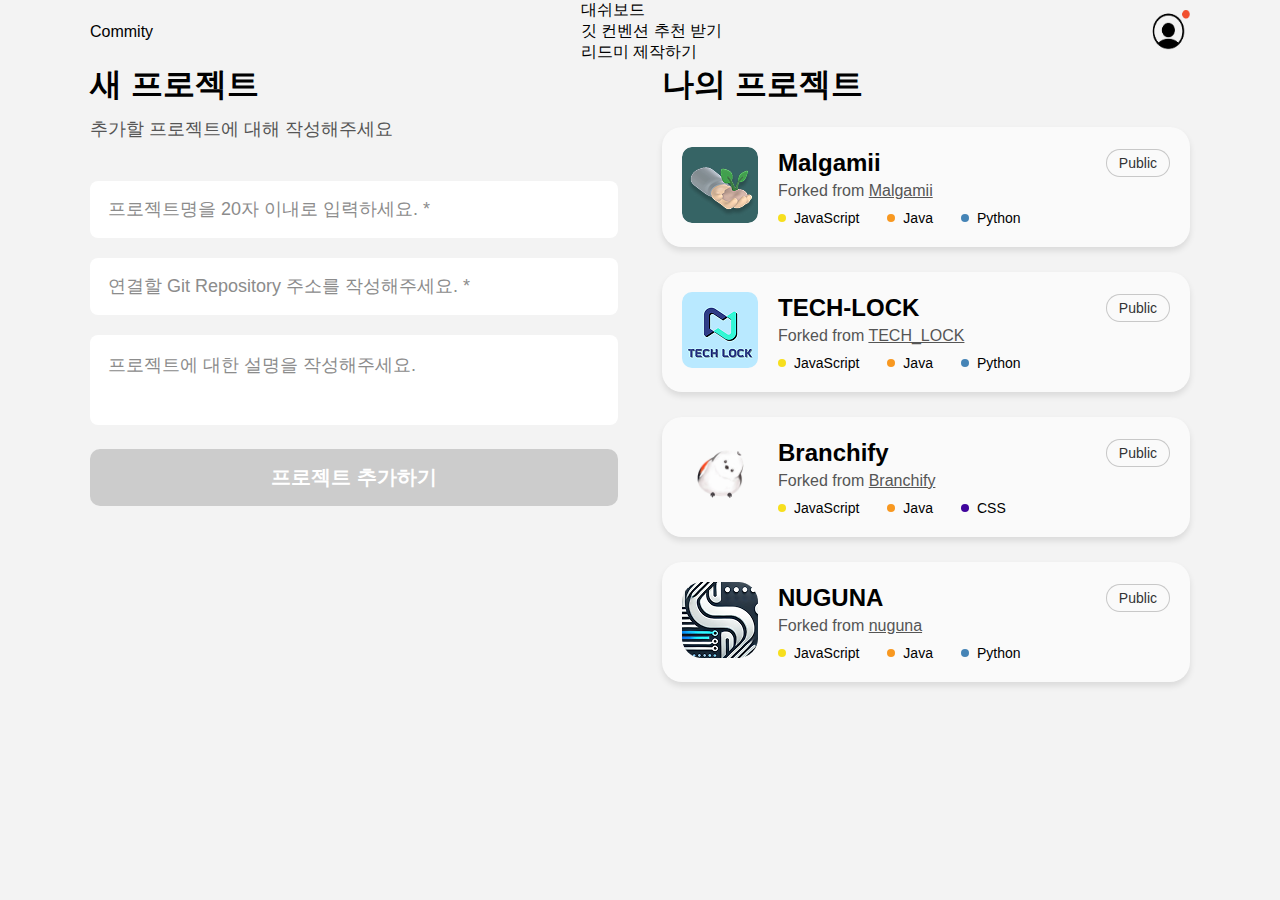
<file: page1/page1.html>
<!DOCTYPE html>
<html lang="ko">
  <head>
    <meta charset="UTF-8" />
    <title>Commity Dashboard</title>
    <link rel="stylesheet" href="page1.css" />
  </head>
  <body>
    <div class="container">
      <header class="header">
        <div class="logo">Commity</div>
        <nav class="nav-menu">
          <div class="menu-item">대쉬보드</div>
          <div class="menu-item">깃 컨벤션 추천 받기</div>
          <div class="menu-item">리드미 제작하기</div>
        </nav>
        <div class="profile">
          <img src="../img/person.png" alt="Profile" class="profile-img" />
          <div class="notification-dot"></div>
        </div>
      </header>

      <main class="main">
        <section class="new-project">
          <h2>새 프로젝트</h2>
          <p class="section-desc">추가할 프로젝트에 대해 작성해주세요</p>

          <input
            class="input-field project-name"
            type="text"
            placeholder="프로젝트명을 20자 이내로 입력하세요. *"
          />
          <input
            class="input-field git-repo"
            type="text"
            placeholder="연결할 Git Repository 주소를 작성해주세요. *"
          />
          <textarea
            class="textarea-field project-desc"
            placeholder="프로젝트에 대한 설명을 작성해주세요."
          ></textarea>

          <button class="add-project-btn disabled" disabled>
            프로젝트 추가하기
          </button>
        </section>

        <section class="my-projects">
          <h2>나의 프로젝트</h2>

          <div class="project-list" id="project-list">
            <a href="../page2/page2.html" class="project-card" target="_blank">
              <div class="project-logo">
                <img src="../img/magamii_logo.png" alt="Malgamii" />
              </div>
              <div class="project-info">
                <div class="project-header">
                  <h3>Malgamii</h3>
                  <span class="public-badge">Public</span>
                </div>
                <p class="forked-from">Forked from <u>Malgamii</u></p>
                <div class="tech-stack">
                  <span class="tech javascript">JavaScript</span>
                  <span class="tech java">Java</span>
                  <span class="tech python">Python</span>
                </div>
              </div>
            </a>

            <a href="../page2/page2.html" class="project-card" target="_blank">
              <div class="project-logo">
                <img src="../img/techlock_logo.png" alt="TECH-LOCK" />
              </div>
              <div class="project-info">
                <div class="project-header">
                  <h3>TECH-LOCK</h3>
                  <span class="public-badge">Public</span>
                </div>
                <p class="forked-from">Forked from <u>TECH_LOCK</u></p>
                <div class="tech-stack">
                  <span class="tech javascript">JavaScript</span>
                  <span class="tech java">Java</span>
                  <span class="tech python">Python</span>
                </div>
              </div>
            </a>

            <a href="../page2/page2.html" class="project-card" target="_blank">
              <div class="project-logo">
                <img src="../img/branchify_logo.png" alt="Branchify" />
              </div>
              <div class="project-info">
                <div class="project-header">
                  <h3>Branchify</h3>
                  <span class="public-badge">Public</span>
                </div>
                <p class="forked-from">Forked from <u>Branchify</u></p>
                <div class="tech-stack">
                  <span class="tech javascript">JavaScript</span>
                  <span class="tech java">Java</span>
                  <span class="tech css">CSS</span>
                </div>
              </div>
            </a>

            <a href="../page2/page2.html" class="project-card" target="_blank">
              <div class="project-logo">
                <img src="../img/nuguna_logo.png" alt="NUGUNA" />
              </div>
              <div class="project-info">
                <div class="project-header">
                  <h3>NUGUNA</h3>
                  <span class="public-badge">Public</span>
                </div>
                <p class="forked-from">Forked from <u>nuguna</u></p>
                <div class="tech-stack">
                  <span class="tech javascript">JavaScript</span>
                  <span class="tech java">Java</span>
                  <span class="tech python">Python</span>
                </div>
              </div>
            </a>
          </div>
        </section>
      </main>
    </div>

    <script src="page1.js"></script>
  </body>
</html>
</file>
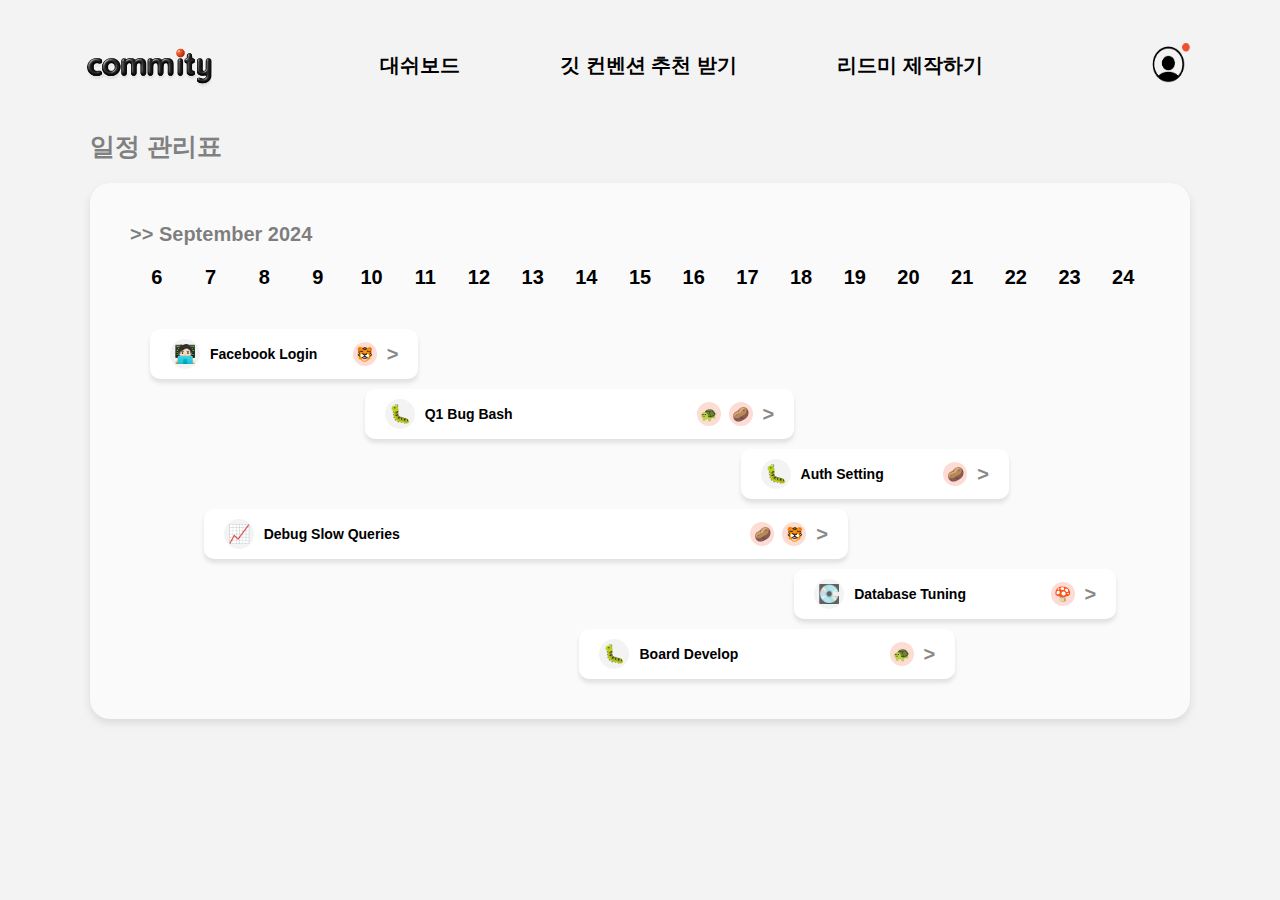
<file: page3/page3.html>
<!DOCTYPE html>
<html lang="ko">
  <head>
    <meta charset="UTF-8" />
    <title>Commity - Dashboard</title>
    <link rel="icon" type="image/png" href="../img/logo-square.png" />
    <link rel="stylesheet" href="page3.css" />
  </head>
  <body>
    <div class="container">
      <header class="header">
        <div class="logo">
          <a href="../index.html" class="logo-link">
            <img
              src="../img/commity_logo.png"
              alt="Commity 로고"
              class="logo-img"
            />
          </a>
        </div>
        <nav class="nav">
          <a href="../page3/page3.html" class="nav-item">대쉬보드</a>
          <a href="../page5/page5.html" class="nav-item">깃 컨벤션 추천 받기</a>
          <a href="../page4/page4.html" class="nav-item">리드미 제작하기</a>
        </nav>
        <a href="../page5/page5.html" class="profile">
          <img src="../img/person.png" alt="Profile" class="profile-img" />
        </a>
      </header>

      <main class="main">
        <h2 class="title">일정 관리표</h2>

        <div class="schedule-board">
          <div class="month">>> September 2024</div>

          <div class="date-row">
            <div>6</div>
            <div>7</div>
            <div>8</div>
            <div>9</div>
            <div>10</div>
            <div>11</div>
            <div>12</div>
            <div>13</div>
            <div>14</div>
            <div>15</div>
            <div>16</div>
            <div>17</div>
            <div>18</div>
            <div>19</div>
            <div>20</div>
            <div>21</div>
            <div>22</div>
            <div>23</div>
            <div>24</div>
          </div>

          <div class="task-container">
            <button
            class="task facebook-login"
            data-worker="권소현🐯"
            data-tag="인증"
            data-progress="진행중"
            data-deadline="25-5-5"
            data-description="페이스북 로그인 기능을 구현합니다."
          >
            <span class="emoji-circle">🧑🏻‍💻</span>
            <span class="task-title">Facebook Login</span>
            <span class="pink-circle">🐯</span>
            <span class="arrow">></span>
          </button>

          <button
            class="task q1-bug-bash"
            data-worker="전인서🐢, 남윤혁🥔"
            data-tag="버그 수정"
            data-progress="진행 예정"
            data-deadline="25-5-10"
            data-description="1분기 내 발생한 주요 버그들을 정리하고 수정합니다."
          >
            <span class="emoji-circle">🐛</span>
            <span class="task-title">Q1 Bug Bash</span>
            <span class="pink-circle">🐢</span>
            <span class="pink-circle">🥔</span>
            <span class="arrow">></span>
          </button>

          <button
            class="task auth-setting"
            data-worker="남윤혁🥔"
            data-tag="설정"
            data-progress="미정"
            data-deadline="25-5-15"
            data-description="OAuth 및 JWT 기반 인증 설정을 구성합니다."
          >
            <span class="emoji-circle">🐛</span>
            <span class="task-title">Auth Setting</span>
            <span class="pink-circle">🥔</span>
            <span class="arrow">></span>
          </button>

          <button
            class="task debug-slow"
            data-worker="남윤혁🥔, 권소현🐯"
            data-tag="퍼포먼스"
            data-progress="진행중"
            data-deadline="25-5-7"
            data-description="느린 쿼리를 디버깅하고 인덱스를 최적화합니다."
          >
            <span class="emoji-circle">📈</span>
            <span class="task-title">Debug Slow Queries</span>
            <span class="pink-circle">🥔</span>
            <span class="pink-circle">🐯</span>
            <span class="arrow">></span>
          </button>

          <button
            class="task db-tuning"
            data-worker="유주영🍄"
            data-tag="데이터베이스"
            data-progress="완료"
            data-deadline="25-4-28"
            data-description="DB 성능 향상을 위해 튜닝 작업을 완료했습니다."
          >
            <span class="emoji-circle">💽</span>
            <span class="task-title">Database Tuning</span>
            <span class="pink-circle">🍄</span>
            <span class="arrow">></span>
          </button>

          <button
            class="task board-develop"
            data-worker="전인서🐢"
            data-tag="기능 개발"
            data-progress="진행중"
            data-deadline="25-5-12"
            data-description="커뮤니티 게시판 기능을 개발합니다."
          >
            <span class="emoji-circle">🐛</span>
            <span class="task-title">Board Develop</span>
            <span class="pink-circle">🐢</span>
            <span class="arrow">></span>
          </button>
          </div>
        </div>
      </main>
      <div class="modal-overlay" id="modal" style="display: none">
        <div class="modal">
          <button class="modal-close">&times;</button>
          <div class="modal-content">
            <h2 id="modal-title">Task 제목</h2>
            <p>
              <strong>👨‍💻 담당자:</strong> <span id="modal-worker"ㅌ/span>
            </p>
            <p>
              <strong>🏷️ 태그:</strong>
              <span id="modal-tag" class="tag-pill1">-</span>
            </p>
            <p>
              <strong>⏳ 진행 상황:</strong>
              <span id="modal-progress" class="tag-pill2">-</span>
            </p>
            <p>
              <strong>📆 마감일:</strong> <span id="modal-deadline">-</span>
            </p>
            <p>
              <strong>📋 요약:</strong> <span id="modal-description">-</span>
            </p>
          </div>
        </div>
      </div>
    </div>
    <script src="./modal.js"></script>
  </body>
</html>
</file>
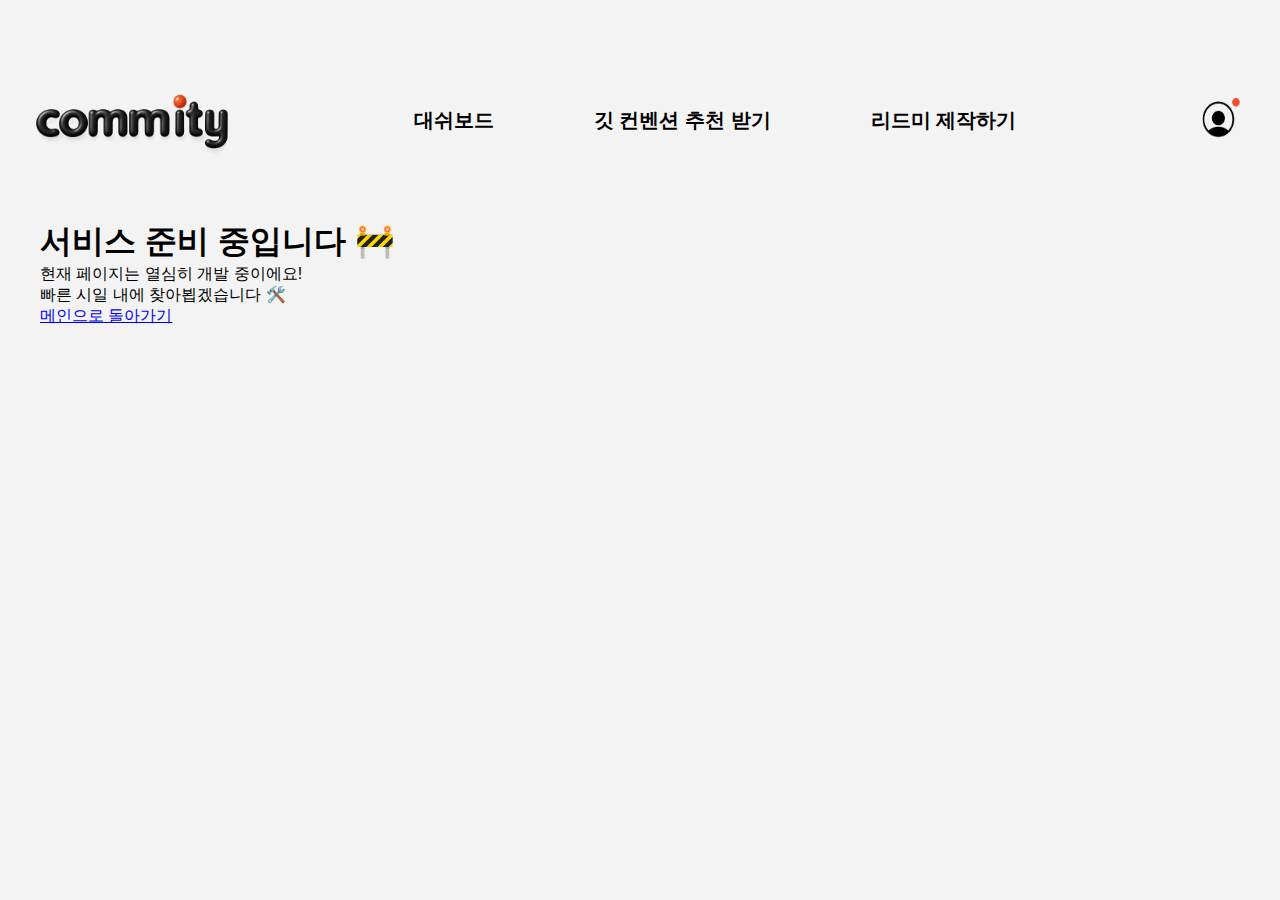
<file: page5/page5.html>
<!DOCTYPE html>
<html lang="ko">
  <head>
    <meta charset="UTF-8" />
    <meta name="viewport" content="width=device-width, initial-scale=1.0" />
    <link rel="icon" type="image/png" href="../img/logo-square.png" />
    <title>서비스 준비 중 | Commity</title>
    <link rel="stylesheet" href="./page5.css" />
  </head>
  <body>
    <div class="container">
      <header class="header">
        <div class="logo">
          <a href="../index.html" class="logo-link">
            <img
              src="../img/commity_logo.png"
              alt="Commity 로고"
              class="logo-img"
            />
          </a>
        </div>
        <nav class="nav">
          <a href="../page3/page3.html" class="nav-item">대쉬보드</a>
          <a href="#" class="nav-item">깃 컨벤션 추천 받기</a>
          <a href="../page4/page4.html" class="nav-item">리드미 제작하기</a>
        </nav>
        <a href="../page5/page5.html" class="profile">
          <img src="../img/person.png" alt="Profile" class="profile-img" />
        </a>
      </header>

      <main class="main">
        <div class="notice-box">
          <h1>서비스 준비 중입니다 🚧</h1>
          <p>
            현재 페이지는 열심히 개발 중이에요!<br />빠른 시일 내에
            찾아뵙겠습니다 🛠️
          </p>
          <a href="../commity/index.html" class="back-button"
            >메인으로 돌아가기</a
          >
        </div>
      </main>
    </div>
  </body>
</html>
</file>
<file: page1/page1.css>
* {
  margin: 0;
  padding: 0;
  box-sizing: border-box;
}

body {
  font-family: "Pretendard Variable", sans-serif;
  background-color: #f3f3f3;
}

.container {
  max-width: 1200px;
  margin: 0 auto;
  padding: 20px 50px;
  padding-top: 0;
}

/* Header */
.header {
  display: flex;
  align-items: center;
  justify-content: space-between;
}

.logo-img {
  height: 130px;
  width: auto;
  object-fit: contain;
  display: block;
  margin-left: -7px;
}

.nav {
  display: flex;
  gap: 100px;
}

.nav-item {
  font-size: 20px;
  font-weight: 600;
  text-decoration: none;
  color: #000;
}

.profile-img {
  position: relative;
  width: 40px;
  height: 40px;
}

.main {
  display: flex;
  justify-content: space-between;
}

.new-project,
.my-projects {
  width: 48%;
}

h2 {
  font-size: 32px;
  font-weight: 700;
  margin-bottom: 10px;
}

.section-desc {
  font-size: 18px;
  font-weight: 400;
  color: #555;
  margin-bottom: 40px;
}

.input-field,
.textarea-field {
  width: 100%;
  margin-bottom: 20px;
  padding: 18px;
  font-size: 18px;
  border-radius: 8px;
  border: none;
  background-color: #fff;
  color: #333;
}

.input-field::placeholder,
.textarea-field::placeholder {
  color: #8c8c8c;
}

.textarea-field {
  height: 90px;
  resize: none;
}

.add-project-btn {
  width: 100%;
  padding: 15px;
  background-color: #ef4f2d;
  color: white;
  font-size: 20px;
  font-weight: 700;
  border: none;
  border-radius: 10px;
  cursor: pointer;
}

.project-list {
  display: flex;
  flex-direction: column;
  gap: 25px;
  margin-top: 20px;
}

.project-card {
  display: flex;
  background-color: #fafafa;
  border-radius: 20px;
  padding: 20px;
  box-shadow: 0 4px 6px rgba(0, 0, 0, 0.1);
  align-items: center;
}

.project-logo img {
  width: 76px;
  height: 76px;
  border-radius: 10px;
  object-fit: cover;
  margin-right: 20px;
}

.project-info {
  flex: 1;
}

.project-header {
  display: flex;
  align-items: center;
  justify-content: space-between;
}

.project-header h3 {
  font-size: 24px;
  font-weight: 700;
}

.public-badge {
  background: #fafafa;
  border: 1px solid rgba(0, 0, 0, 0.2);
  border-radius: 30px;
  padding: 5px 12px;
  font-size: 14px;
  color: #333;
}

.forked-from {
  font-size: 16px;
  margin-top: 5px;
  color: #555;
}

.tech-stack {
  display: flex;
  gap: 20px;
  margin-top: 10px;
}

.tech {
  display: inline-flex;
  align-items: center;
  margin-right: 8px;
  position: relative;
  padding-left: 16px;
  font-size: 14px;
}

.tech::before {
  content: "";
  position: absolute;
  left: 0;
  top: 50%;
  transform: translateY(-50%);
  width: 8px;
  height: 8px;
  border-radius: 50%;
  background-color: #ccc;
}

.javascript::before {
  background-color: #f7df1e;
}
.java::before {
  background-color: #f89820;
}
.python::before {
  background-color: #4584b6;
}
.css::before {
  background-color: #3f059c;
}

.add-project-btn.disabled {
  background-color: #ccc;
  cursor: not-allowed;
}

.project-card {
  text-decoration: none;
  color: inherit;
}

input,
textarea,
button,
input::placeholder,
textarea::placeholder {
  font-family: "Pretendard Variable", sans-serif;
}

.upload-section {
  margin-top: 5px;
  display: flex;
  flex-direction: column;
  gap: 10px;
}

.upload-label {
  font-weight: 600;
}

.upload-image {
  padding: 5px 0;
}

.language-section {
  margin-top: 20px;
  display: flex;
  flex-direction: column;
  gap: 5px;
  margin-bottom: 20px;
}

.language-section p {
  font-weight: 600;
  margin-bottom: 5px;
}

.language-section label {
  display: flex;
  align-items: center;
  gap: 8px;
}

.other-language-input {
  margin-top: 5px;
  padding: 8px;
  font-size: 14px;
}
</file>
<file: page3/page3.css>
* {
  margin: 0;
  padding: 0;
  box-sizing: border-box;
}

body {
  background: #f3f3f3;
  font-family: "Pretendard Variable", sans-serif;
}

.container {
  max-width: 1200px;
  margin: 0 auto;
  padding: 20px 50px;
  padding-top: 0;
}

/* Header */
.header {
  display: flex;
  align-items: center;
  justify-content: space-between;
}

.logo-img {
  height: 130px;
  width: auto;
  object-fit: contain;
  display: block;
  margin-left: -7px;
}

.nav {
  display: flex;
  gap: 100px;
}

.nav-item {
  font-size: 20px;
  font-weight: 600;
  text-decoration: none;
  color: #000;
}

.profile-img {
  position: relative;
  width: 40px;
  height: 40px;
}

.main .title {
  font-size: 25px;
  font-weight: 700;
  color: #808080;
  margin-bottom: 20px;
}

.schedule-board {
  background: #fafafa;
  border-radius: 20px;
  box-shadow: 0 4px 8px rgba(0, 0, 0, 0.1);
  padding: 40px;
  position: relative;
}

.month {
  font-size: 20px;
  font-weight: 700;
  color: rgba(0, 0, 0, 0.5);
  margin-bottom: 20px;
}

.date-row {
  display: flex;
  justify-content: space-between;
  text-align: center;
  font-size: 20px;
  font-weight: 700;
  margin-bottom: 40px;
}

.date-row div {
  flex: 1;
}

.task-container {
  position: relative;
  height: 350px;
}

.task {
  position: absolute;
  height: 50px;
  background: white;
  border-radius: 10px;
  border: none;
  box-shadow: 0 4px 4px rgba(0, 0, 0, 0.1);
  font-weight: 700;
  font-size: 14px;
  padding: 0 20px;
  display: flex;
  align-items: center;
  justify-content: space-between;
  cursor: pointer;
  overflow: hidden;
}

.emoji-circle {
  width: 30px;
  height: 30px;
  background-color: #f3f3f3;
  border-radius: 50%;
  display: flex;
  align-items: center;
  justify-content: center;
  font-size: 18px;
  margin-right: 10px;
}

.task-title {
  flex: 1;
  text-align: left;
}

.arrow {
  font-size: 20px;
  color: #888;
  margin-left: 10px;
}

/* Facebook Login (6 ~ 9) */
.facebook-login {
  top: 0px;
  left: calc(100% / 19 * 0);
  width: calc(100% / 19 * 5);
  margin-left: 20px;
}

/* Q1 Bug Bash (10 ~ 17) */
.q1-bug-bash {
  top: 60px;
  left: calc(100% / 19 * 4);
  width: calc(100% / 19 * 8);
  margin-left: 20px;
}

/* Auth Setting (17 ~ 21) */
.auth-setting {
  top: 120px;
  left: calc(100% / 19 * 11);
  width: calc(100% / 19 * 5);
  margin-left: 20px;
}

/* Debug Slow Queries (7 ~ 18) */
.debug-slow {
  top: 180px;
  left: calc(100% / 19 * 1);
  width: calc(100% / 19 * 12);
  margin-left: 20px;
}

/* Database Tuning (18 ~ 23) */
.db-tuning {
  top: 240px;
  left: calc(100% / 19 * 12);
  width: calc(100% / 19 * 6);
  margin-left: 20px;
}

/* Board Develop (14 ~ 20) */
.board-develop {
  top: 300px;
  left: calc(100% / 19 * 8);
  width: calc(100% / 19 * 7);
  margin-left: 20px;
}

.pink-circle {
  width: 24px;
  height: 24px;
  background-color: rgba(241, 80, 47, 0.2);
  border-radius: 50%;
  display: flex;
  align-items: center;
  justify-content: center;
  font-size: 14px;
  margin-left: 8px;
}

.modal-overlay {
  position: fixed; /* ✅ 화면에 고정! */
  top: 0;
  left: 0;
  width: 100%;
  height: 100%;
  background-color: rgba(0, 0, 0, 0.4); /* ✅ 뒷배경 검은색+40% 투명 */
  display: flex;
  justify-content: center;
  align-items: center;
  z-index: 1000; /* ✅ 맨 위에 올라오게 */
}

.modal {
  background-color: #ffffff;
  padding: 20px 30px;
  border-radius: 12px;
  box-shadow: 0 4px 20px rgba(0, 0, 0, 0.2);
  width: 350px;
  max-width: 90%;
  text-align: left;
  position: relative;
}

.modal-close {
  position: absolute;
  top: 12px;
  right: 15px;
  background: none;
  border: none;
  font-size: 28px;
  cursor: pointer;
}

.modal-content p {
  margin: 10px 0;
  font-size: 16px;
  color: #333;
}

.modal-title {
  font-size: 24px;
  font-weight: 700;
  text-align: center;
  margin-bottom: 20px;
  color: #333;
}

.modal-content p strong {
  font-weight: 700;
  color: #444;
}

.tag-pill1 {
  display: inline-block;
  background-color: #fcf8d9;
  color: #333; /* 글자색 */
  padding: 4px 10px;
  margin-left: 5px;
  border-radius: 12px;
  font-size: 13px;
  font-weight: 600;
}

.tag-pill2 {
  display: inline-block;
  background-color: #f4ffea;
  color: #333; /* 글자색 */
  padding: 4px 10px;
  margin-left: 5px;
  border-radius: 12px;
  font-size: 13px;
  font-weight: 600;
}

.tag-pill3 {
  display: inline-block;
  background-color: #f6f3f3;
  color: #333;
  padding: 2px 8px;              /* 작게 */
  margin: 2px 5px 2px 0;         /* 간격을 좌우로 분리 */
  border-radius: 999px;          /* 완전한 pill 모양 */
  font-size: 12px;               /* 작고 깔끔한 폰트 */
  font-weight: 500;
  line-height: 1.5;
  white-space: nowrap;           /* 줄바꿈 방지 */
}
</file>
<file: page5/page5.css>
* {
  margin: 0;
  padding: 0;
  box-sizing: border-box;
}

body {
  background-color: #f3f3f3;
  font-family: "Pretendard Variable", sans-serif;
}

.container {
  width: 100%;
  max-width: 1440px;
  margin: 0 auto;
  padding: 20px 40px;
}

.header {
  display: flex;
  align-items: center;
  justify-content: space-between;
  margin-bottom: 0px;
}

.logo {
  font-size: 36px;
  font-weight: 700;
}

.nav {
  display: flex;
  gap: 100px;
}

.nav-item {
  font-size: 20px;
  color: black;
  text-decoration: none;
  font-weight: 600;
}

.profile {
  position: relative;
}

.notification {
  width: 8px;
  height: 8px;
  background-color: #f1502f;
  border-radius: 50%;
  position: absolute;
  top: -3px;
  right: -3px;
}

.profile-img {
  width: 40px;
  height: 40px;
}

/* Main Section */
.main {
  display: flex;
  gap: 40px;
}

/* Left Panel */
.left-panel {
  width: 400px;
  height: 735px; /* ✅ .graph-img의 max-height에 맞춰 고정 */
  overflow: hidden;
  border-radius: 0px;
  display: flex;
  flex-direction: column;
}

.welcome {
  margin-bottom: 30px;
  font-size: 20px;
  font-weight: 700;
  line-height: 1.5;
}

.branch-select {
  margin: 20px 0;
  display: flex;
  align-items: center;
  gap: 10px;
}

.branch-dropdown {
  padding: 5px 10px;
  font-size: 14px;
  border-radius: 6px;
  border: 1px solid #ccc;
  background-color: white;
  cursor: pointer;
}

.select-box {
  padding: 6px 12px;
  background: white;
  border-radius: 8px;
  border: 1px solid #ddd;
  font-size: 14px;
  box-shadow: 2px 2px 6px rgba(0, 0, 0, 0.1);
}

/* 그래프와 커밋을 나란히 */
.graph-box {
  background: white;
  border-radius: 20px;
  padding: 15px;
  display: flex;
  align-items: flex-start;
  gap: 20px;
  flex-grow: 1;
  overflow: hidden;
}

/* 이미지 크기 자동, 줄어들지 않도록 */
.graph-img {
  width: 85px;
  height: auto;
  max-height: 700px;
  object-fit: contain;
  flex-shrink: 0;
  display: block;
}

/* 커밋 목록을 이미지 높이에 맞춰 스크롤 가능하게 */
.commit-list {
  list-style: none;
  margin: 0;
  padding: 0;
  flex-grow: 1;
  max-height: 560px;
  overflow-y: auto; /* ✅ 세로 스크롤 */
  padding-right: 8px; /* ✅ 스크롤바 공간 확보 */
  scrollbar-width: thin; /* Firefox */
}

/* 스크롤바 스타일 (크롬 전용) */
.commit-list::-webkit-scrollbar {
  width: 6px;
}
.commit-list::-webkit-scrollbar-thumb {
  background-color: rgba(0, 0, 0, 0.2);
  border-radius: 3px;
}

.commit-list li {
  font-size: 14px; /* ✅ 텍스트 크게 */
  line-height: 1.1; /* ✅ 줄간격 여유롭게 */
  margin-bottom: 12px; /* ✅ 항목 간 간격 증가 */
  display: flex;
  align-items: center;
  gap: 10px; /* ✅ 도트와 텍스트 사이 간격 증가 */
}

.commit-list .dot {
  width: 12px; /* ✅ 도트 약간 크게 */
  height: 12px;
  border-radius: 50%;
  display: inline-block; /* ✅ 블록 요소처럼 유지 */
  flex-shrink: 0; /* ✅ 절대로 줄어들지 않게 */
  aspect-ratio: 1 / 1; /* ✅ 항상 정사각형 비율 유지 (최신 브라우저 지원) */
}

.blue {
  background-color: #4a90e2;
}
.green {
  background-color: #7ed321;
}
.red {
  background-color: #e94b3c;
}
.purple {
  background-color: #9b59b6;
}
.yellow {
  background-color: #f5a623;
}
.gray {
  background-color: #9e9e9e;
}
.dot {
  width: 8px;
  height: 8px;
  border-radius: 50%;
  display: inline-block;
  margin-right: 6px;
}

.blue {
  background-color: #4a90e2;
}
.green {
  background-color: #7ed321;
}
.red {
  background-color: #e94b3c;
}
.yellow {
  background-color: #f5a623;
}
.purple {
  background-color: #9b59b6;
}

/* Right Panel */
.right-panel {
  flex: 1;
}

/* Diff File */
.diff-file {
  margin-bottom: 40px;
}

.diff-header {
  display: flex;
  justify-content: space-between;
  align-items: center;
  margin-bottom: 10px;
}

.diff-header h2 {
  font-size: 22px;
  font-weight: 800;
  margin: 0;
}

.commit-id {
  font-size: 11px;
  color: #555;
}

.commit-id a {
  color: #3572b0;
  text-decoration: underline;
}

.dot {
  width: 8px;
  height: 8px;
  border-radius: 50%;
  display: inline-block;
}

.blue {
  background-color: #4a90e2;
}

.diff-bar {
  background: #ffffffcc;
  margin-bottom: 20px;
  padding: 6px 12px;
  border-radius: 10px;
  display: inline-flex;
  align-items: center;
  gap: 8px;
  font-size: 14px;
}

.diff-content {
  background: white;
  max-height: 440px; /* ✅ 스크롤이 생길 최대 높이 */
  overflow-y: auto; /* ✅ 내부 스크롤 활성화 */
  border-radius: 20px;
  padding: 10px;
  box-shadow: 4px 4px 15px rgba(0, 0, 0, 0.15);
  scrollbar-width: thin; /* Firefox */
}

/* 스크롤바 스타일 (크롬 전용) */
.commit-list::-webkit-scrollbar {
  width: 6px;
}
.commit-list::-webkit-scrollbar-thumb {
  background-color: rgba(0, 0, 0, 0.2);
  border-radius: 3px;
}

/* 이미지 스타일도 조정 */
.diff-img {
  width: 100%;
  height: auto;
  display: block;
}

.diff-header {
  display: flex;
  justify-content: space-between;
  align-items: center;
  margin-bottom: 7px;
}

.diff-title {
  display: flex;
  align-items: center;
  gap: 16px;
}

.diff-file-title {
  font-size: 22px;
  font-weight: 800;
}

.diff-feature {
  display: flex;
  align-items: center;
  gap: 6px;
  background: #ffffffcc;
  padding: 5px 10px;
  border-radius: 10px;
  margin-top: -20px;
}

.feature-text {
  font-size: 14px;
  color: #000;
  font-weight: 400;
}

.diff-img {
  width: 100%;
  border-radius: 10px;
  object-fit: contain;
}

/* Commit Summary */
.commit-summary h2 {
  font-size: 22px;
  font-weight: 800;
  margin-bottom: 20px;
}

.commit-cards {
  display: flex;
  gap: 20px;
  margin-bottom: 60px;
}

.card {
  flex: 1;
  background: white;
  border-radius: 20px;
  padding: 20px;
  box-shadow: 4px 4px 15px rgba(0, 0, 0, 0.15);
}

.card-date {
  font-size: 16px;
  color: #ff5f57;
  font-weight: 700;
  margin-bottom: 12px;
}

.card-text {
  font-size: 14px;
  line-height: 1.5;
}

.logo-img {
  height: 200px; /* 원하는 높이로 조정 */
  width: auto; /* 비율 유지 */
  object-fit: contain;
  display: block;
  margin-left: -10px;
}
</file>
